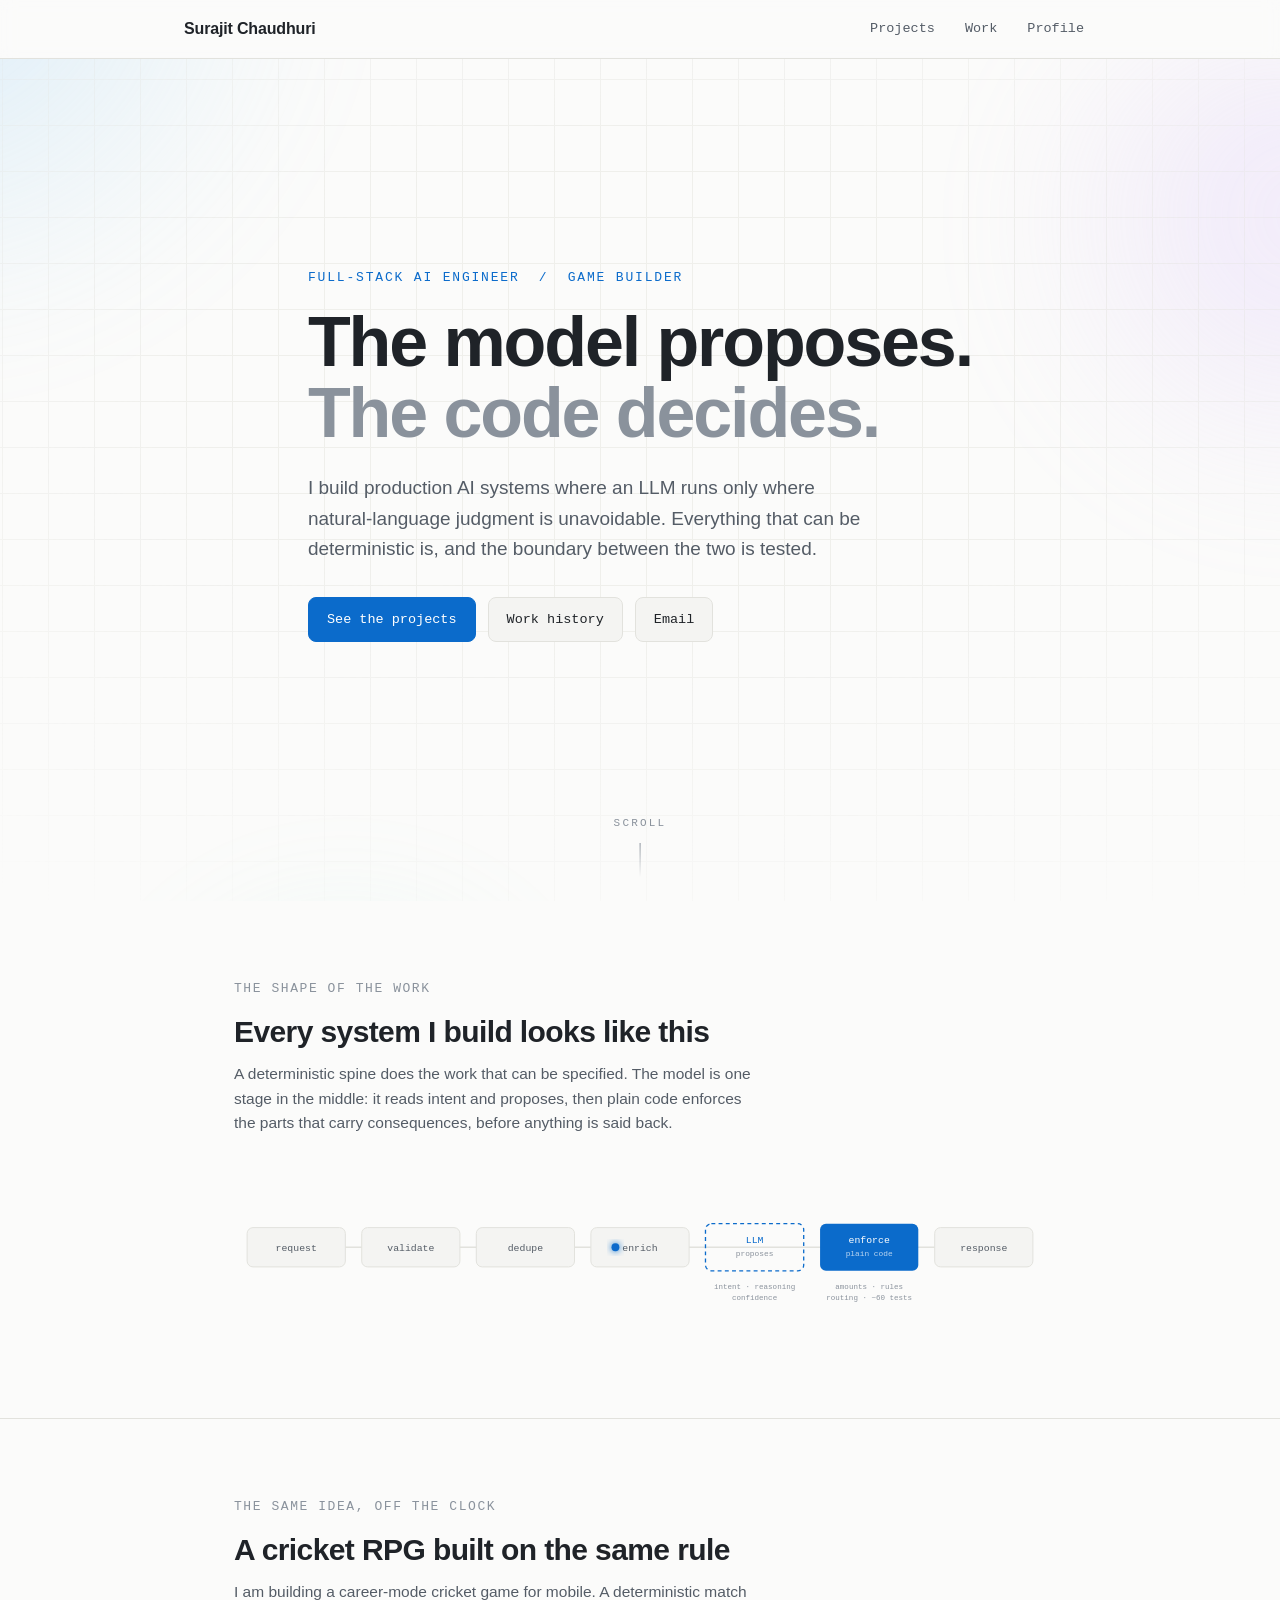
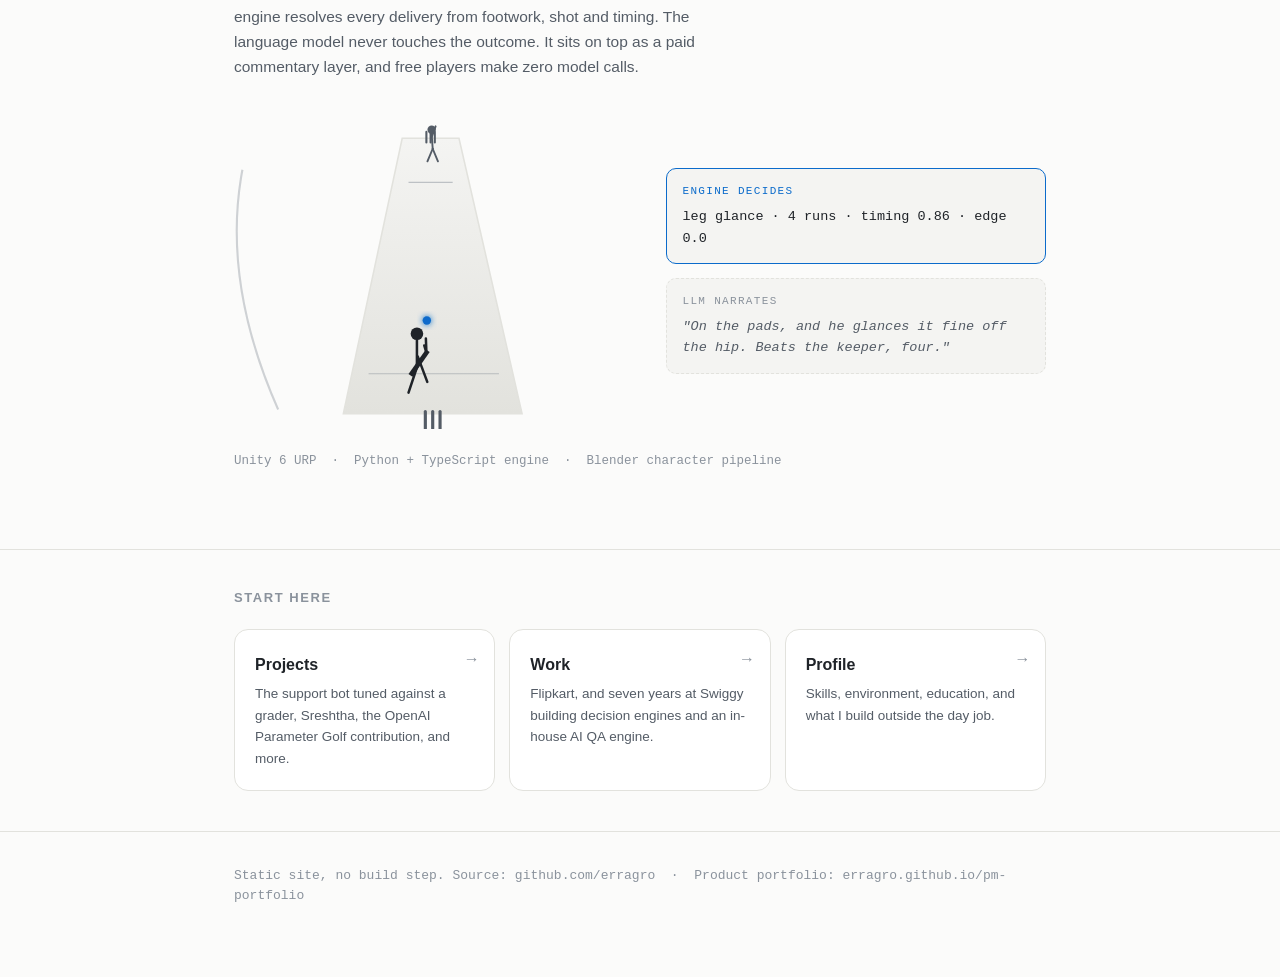
<file: index.html>
<!doctype html>
<html lang="en">
<head>
<meta charset="utf-8">
<meta name="viewport" content="width=device-width, initial-scale=1">
<title>Surajit Chaudhuri</title>
<meta name="description" content="Full-stack AI engineer. The model proposes, the code decides.">
<link rel="stylesheet" href="style.css">
<style>
  .hero {
    position: relative; min-height: calc(100vh - 58px);
    display: flex; align-items: center; overflow: hidden; isolation: isolate;
  }
  .hero .layer { position: absolute; inset: -25% -12%; z-index: -1; pointer-events: none; will-change: transform; }
  .blob { position: absolute; border-radius: 50%; filter: blur(64px); opacity: 0.55; }
  .blob.a { width: 46vw; height: 46vw; left: -8vw; top: -6vw; background: radial-gradient(circle at 30% 30%, #2b6cb0, transparent 70%); }
  .blob.b { width: 40vw; height: 40vw; right: -6vw; top: 18vh; background: radial-gradient(circle at 60% 40%, #6b46c1, transparent 70%); }
  .blob.c { width: 34vw; height: 34vw; left: 22vw; bottom: -16vw; background: radial-gradient(circle at 50% 50%, #2c7a7b, transparent 70%); }
  @media (prefers-color-scheme: light) {
    .blob { opacity: 0.3; }
    .blob.a { background: radial-gradient(circle at 30% 30%, #90cdf4, transparent 70%); }
    .blob.b { background: radial-gradient(circle at 60% 40%, #d6bcfa, transparent 70%); }
    .blob.c { background: radial-gradient(circle at 50% 50%, #9decdb, transparent 70%); }
  }
  .grid-layer {
    position: absolute; inset: -25% -25%; z-index: -1; pointer-events: none; will-change: transform;
    background-image:
      linear-gradient(var(--border) 1px, transparent 1px),
      linear-gradient(90deg, var(--border) 1px, transparent 1px);
    background-size: 46px 46px; opacity: 0.5;
    -webkit-mask-image: radial-gradient(ellipse 72% 60% at 50% 42%, #000 30%, transparent 82%);
    mask-image: radial-gradient(ellipse 72% 60% at 50% 42%, #000 30%, transparent 82%);
  }
  .hero-inner { position: relative; z-index: 1; padding: 40px 0 90px; }
  .eyebrow { font-family: var(--mono); font-size: 13px; letter-spacing: 0.14em; text-transform: uppercase; color: var(--accent); margin-bottom: 18px; }
  .hero h1 { font-size: clamp(34px, 7.4vw, 70px); line-height: 1.02; letter-spacing: -0.03em; font-weight: 760; }
  .hero h1 .dim { color: var(--text-faint); display: block; }
  .hero .sub { margin-top: 24px; max-width: 54ch; font-size: clamp(16px, 2.1vw, 19px); color: var(--text-dim); }
  .hero .cta { margin-top: 32px; display: flex; gap: 12px; flex-wrap: wrap; }
  .btn { font-family: var(--mono); font-size: 13.5px; padding: 11px 18px; border-radius: 8px; border: 1px solid var(--border); color: var(--text); background: var(--bg-soft); transition: border-color .2s, color .2s, transform .2s; }
  .btn:hover { border-color: var(--accent); color: var(--accent); text-decoration: none; transform: translateY(-2px); }
  .btn.primary { background: var(--accent); color: var(--ink); border-color: var(--accent); }
  .btn.primary:hover { color: var(--ink); filter: brightness(1.08); }
  .scroll-hint { position: absolute; left: 50%; bottom: 24px; transform: translateX(-50%); font-family: var(--mono); font-size: 11px; letter-spacing: 0.2em; color: var(--text-faint); text-transform: uppercase; }
  .scroll-hint::after { content: ""; display: block; width: 1px; height: 34px; margin: 10px auto 0; background: linear-gradient(var(--text-faint), transparent); }

  .band { padding: 78px 0; border-bottom: 1px solid var(--border); }
  .band .kicker { font-family: var(--mono); font-size: 13px; color: var(--text-faint); text-transform: uppercase; letter-spacing: 0.12em; margin-bottom: 8px; }
  .band h2 { font-size: clamp(22px, 3.4vw, 30px); color: var(--text); letter-spacing: -0.02em; font-weight: 680; margin: 0 0 6px; }
  .band p.note { color: var(--text-dim); font-size: 15.5px; max-width: 60ch; }

  .pipe-wrap { margin-top: 34px; overflow-x: auto; }
  .pipe-wrap svg { display: block; min-width: 640px; width: 100%; height: auto; }

  .game-grid { margin-top: 34px; display: grid; grid-template-columns: 1.05fr 1fr; gap: 32px; align-items: center; }
  .game-grid svg { display: block; width: 100%; height: auto; }
  @media (prefers-reduced-motion: reduce) { .cricket .ball { opacity: 0.85 !important; } }
  .outs { display: flex; flex-direction: column; gap: 14px; }
  .out { border: 1.5px solid var(--border); border-radius: 10px; padding: 14px 16px; font-family: var(--mono); background: var(--bg-soft); }
  .out .lab { color: var(--text-faint); font-size: 11px; letter-spacing: 0.12em; text-transform: uppercase; }
  .out .val { color: var(--text); margin-top: 5px; font-size: 13.5px; }
  .out.engine { border-color: var(--accent); }
  .out.engine .lab { color: var(--accent); }
  .out.llm { border-style: dashed; }
  .out.llm .val { color: var(--text-dim); font-style: italic; }
  .game-foot { margin-top: 22px; font-family: var(--mono); font-size: 12.5px; color: var(--text-faint); }
  @media (max-width: 640px) { .game-grid { grid-template-columns: 1fr; } }
</style>
</head>
<body>

<nav>
  <div class="wrap">
    <a class="home" href="index.html">Surajit Chaudhuri</a>
    <div class="tabs">
      <a href="projects.html">Projects</a>
      <a href="work.html">Work</a>
      <a href="profile.html">Profile</a>
    </div>
  </div>
</nav>

<section class="hero">
  <div class="layer" data-parallax="0.15" data-mouse="20"><div class="blob a"></div><div class="blob b"></div><div class="blob c"></div></div>
  <div class="grid-layer" data-parallax="0.05" data-mouse="-9"></div>

  <div class="wrap hero-inner">
    <div class="eyebrow">Full-stack AI engineer &nbsp;/&nbsp; game builder</div>
    <h1>The model proposes.<span class="dim">The code decides.</span></h1>
    <p class="sub">
      I build production AI systems where an LLM runs only where natural-language
      judgment is unavoidable. Everything that can be deterministic is, and the
      boundary between the two is tested.
    </p>
    <div class="cta">
      <a class="btn primary" href="projects.html">See the projects</a>
      <a class="btn" href="work.html">Work history</a>
      <a class="btn" href="mailto:surajit.chaudhuri.95@gmail.com">Email</a>
    </div>
  </div>
  <div class="scroll-hint">scroll</div>
</section>

<section class="band">
  <div class="wrap">
    <div class="kicker reveal">the shape of the work</div>
    <h2 class="reveal">Every system I build looks like this</h2>
    <p class="note reveal">
      A deterministic spine does the work that can be specified. The model is one
      stage in the middle: it reads intent and proposes, then plain code enforces
      the parts that carry consequences, before anything is said back.
    </p>
    <div class="pipe-wrap reveal" data-dir="scale">
      <svg viewBox="0 0 1240 260" role="img" aria-label="Pipeline: request, validate, dedupe, enrich, LLM proposes, code enforces, response">
        <defs>
          <filter id="glow" x="-50%" y="-50%" width="200%" height="200%">
            <feGaussianBlur stdDeviation="6" result="b"/><feMerge><feMergeNode in="b"/><feMergeNode in="SourceGraphic"/></feMerge>
          </filter>
        </defs>
        <line x1="95" y1="118" x2="1145" y2="118" stroke="var(--border)" stroke-width="2"/>
        <g font-family="var(--mono)" font-size="15" fill="var(--text-dim)" text-anchor="middle">
          <g><rect x="20" y="88" width="150" height="60" rx="9" fill="var(--bg-soft)" stroke="var(--border)" stroke-width="1.5"/><text x="95" y="123">request</text></g>
          <g><rect x="195" y="88" width="150" height="60" rx="9" fill="var(--bg-soft)" stroke="var(--border)" stroke-width="1.5"/><text x="270" y="123">validate</text></g>
          <g><rect x="370" y="88" width="150" height="60" rx="9" fill="var(--bg-soft)" stroke="var(--border)" stroke-width="1.5"/><text x="445" y="123">dedupe</text></g>
          <g><rect x="545" y="88" width="150" height="60" rx="9" fill="var(--bg-soft)" stroke="var(--border)" stroke-width="1.5"/><text x="620" y="123">enrich</text></g>
        </g>
        <g>
          <rect x="720" y="82" width="150" height="72" rx="9" fill="none" stroke="var(--accent)" stroke-width="2" stroke-dasharray="6 5"/>
          <text x="795" y="112" font-family="var(--mono)" font-size="15" fill="var(--accent)" text-anchor="middle">LLM</text>
          <text x="795" y="132" font-family="var(--mono)" font-size="12" fill="var(--text-faint)" text-anchor="middle">proposes</text>
          <text x="795" y="182" font-family="var(--mono)" font-size="11.5" fill="var(--text-faint)" text-anchor="middle">intent &#183; reasoning</text>
          <text x="795" y="198" font-family="var(--mono)" font-size="11.5" fill="var(--text-faint)" text-anchor="middle">confidence</text>
        </g>
        <g>
          <rect x="895" y="82" width="150" height="72" rx="9" fill="var(--accent)"/>
          <text x="970" y="112" font-family="var(--mono)" font-size="15" fill="var(--ink)" text-anchor="middle">enforce</text>
          <text x="970" y="132" font-family="var(--mono)" font-size="12" fill="var(--ink)" text-anchor="middle" opacity="0.72">plain code</text>
          <text x="970" y="182" font-family="var(--mono)" font-size="11.5" fill="var(--text-faint)" text-anchor="middle">amounts &#183; rules</text>
          <text x="970" y="198" font-family="var(--mono)" font-size="11.5" fill="var(--text-faint)" text-anchor="middle">routing &#183; ~60 tests</text>
        </g>
        <g><rect x="1070" y="88" width="150" height="60" rx="9" fill="var(--bg-soft)" stroke="var(--border)" stroke-width="1.5"/><text x="1145" y="123" font-family="var(--mono)" font-size="15" fill="var(--text-dim)" text-anchor="middle">response</text></g>
        <circle r="6" fill="var(--accent)" filter="url(#glow)">
          <animateMotion path="M 95 118 H 1145" dur="4.2s" repeatCount="indefinite"/>
          <animate attributeName="opacity" values="0;1;1;1;0" keyTimes="0;0.06;0.5;0.94;1" dur="4.2s" repeatCount="indefinite"/>
        </circle>
      </svg>
    </div>
  </div>
</section>

<section class="band">
  <div class="wrap">
    <div class="kicker reveal">the same idea, off the clock</div>
    <h2 class="reveal">A cricket RPG built on the same rule</h2>
    <p class="note reveal">
      I am building a career-mode cricket game for mobile. A deterministic match
      engine resolves every delivery from footwork, shot and timing. The language
      model never touches the outcome. It sits on top as a paid commentary layer,
      and free players make zero model calls.
    </p>
    <div class="game-grid reveal" data-dir="left">
      <svg viewBox="0 0 380 300" class="cricket" role="img" aria-label="Top-down view: a stick-figure batter plays a leg glance and the ball runs away fine for four">
        <defs>
          <linearGradient id="pitchg" x1="0" y1="0" x2="0" y2="1"><stop offset="0" stop-color="var(--bg-soft)"/><stop offset="1" stop-color="var(--border)"/></linearGradient>
          <filter id="glow2" x="-60%" y="-60%" width="220%" height="220%"><feGaussianBlur stdDeviation="3" result="b"/><feMerge><feMergeNode in="b"/><feMergeNode in="SourceGraphic"/></feMerge></filter>
        </defs>

        <!-- boundary arc (off side) -->
        <path d="M 8 54 Q -12 160 42 282" fill="none" stroke="var(--text-faint)" stroke-width="2" opacity="0.4"/>

        <!-- pitch in perspective: far end narrow (top), near end wide (bottom) -->
        <polygon points="160,24 214,24 274,286 104,286" fill="url(#pitchg)" stroke="var(--border)" stroke-width="1.5"/>
        <line x1="166" y1="66" x2="208" y2="66" stroke="var(--text-faint)" stroke-width="1" opacity="0.5"/>
        <line x1="128" y1="248" x2="252" y2="248" stroke="var(--text-faint)" stroke-width="1" opacity="0.5"/>

        <!-- stumps: far (small), near (large) -->
        <g stroke="var(--text-dim)" stroke-width="2" stroke-linecap="round">
          <line x1="183" y1="18" x2="183" y2="28"/><line x1="187" y1="18" x2="187" y2="28"/><line x1="191" y1="18" x2="191" y2="28"/>
        </g>
        <g stroke="var(--text-dim)" stroke-width="3" stroke-linecap="round">
          <line x1="182" y1="284" x2="182" y2="300"/><line x1="189" y1="284" x2="189" y2="300"/><line x1="196" y1="284" x2="196" y2="300"/>
        </g>

        <!-- shot direction (fades in on contact) -->
        <line x1="176" y1="242" x2="18" y2="220" stroke="var(--accent)" stroke-width="1.5" stroke-dasharray="2 6" opacity="0">
          <animate attributeName="opacity" dur="4s" repeatCount="indefinite" keyTimes="0;0.55;0.6;0.9;1" values="0;0;0.42;0.42;0"/>
        </line>

        <!-- BOWLER (far end, small) -->
        <g stroke="var(--text-dim)" stroke-width="1.8" fill="none" stroke-linecap="round">
          <circle cx="188" cy="16" r="4" fill="var(--text-dim)" stroke="none"/>
          <line x1="188" y1="20" x2="189" y2="34"/>
          <line x1="189" y1="34" x2="184" y2="46"/>
          <line x1="189" y1="34" x2="194" y2="46"/>
          <g>
            <line x1="188" y1="23" x2="188" y2="12"/>
            <animateTransform attributeName="transform" type="rotate" dur="4s" repeatCount="indefinite"
              keyTimes="0;0.04;0.13;0.2;0.28;1"
              values="20 188 23;20 188 23;205 188 23;-8 188 23;20 188 23;20 188 23"/>
          </g>
        </g>

        <!-- BATTER (near end, larger; strides in and drives through the covers) -->
        <g stroke="var(--text)" stroke-width="2.4" fill="none" stroke-linecap="round">
          <circle cx="174" cy="210" r="6" fill="var(--text)" stroke="none"/>
          <line x1="174" y1="216" x2="174" y2="242"/>
          <line x1="174" y1="242" x2="166" y2="266"/>
          <g>
            <line x1="174" y1="242" x2="183" y2="266"/>
            <animateTransform attributeName="transform" type="translate" dur="4s" repeatCount="indefinite"
              keyTimes="0;0.3;0.52;0.72;0.95;1" values="0 0;0 0;1 -12;1 -12;0 0;0 0"/>
          </g>
          <g transform="rotate(0 183 228)">
            <line x1="174" y1="218" x2="183" y2="228"/>
            <line x1="177" y1="224" x2="183" y2="228"/>
            <line x1="183" y1="228" x2="185" y2="252" stroke-width="4.5" stroke-linecap="square"/>
            <animateTransform attributeName="transform" type="rotate" dur="4s" repeatCount="indefinite"
              keyTimes="0;0.24;0.42;0.55;0.66;0.82;0.95;1"
              values="0 183 228;0 183 228;-25 183 228;100 183 228;122 183 228;122 183 228;0 183 228;0 183 228"/>
          </g>
        </g>

        <!-- BALL (base position visible even without animation) -->
        <circle class="ball" cx="182" cy="150" r="4" fill="var(--accent)" filter="url(#glow2)">
          <animate attributeName="opacity" dur="4s" repeatCount="indefinite" keyTimes="0;0.8;0.86;0.97;1" values="1;1;0;0;1"/>
          <animate attributeName="cx" dur="4s" repeatCount="indefinite" keyTimes="0;0.2;0.4;0.55;0.68;0.78;1"
            values="188;188;191;178;95;14;14"/>
          <animate attributeName="cy" dur="4s" repeatCount="indefinite" keyTimes="0;0.2;0.4;0.55;0.68;0.78;1"
            values="30;30;135;242;235;222;222"/>
        </circle>

        <!-- FOUR -->
        <text x="22" y="204" font-family="var(--mono)" font-size="18" font-weight="700" fill="var(--accent)" opacity="0">4
          <animate attributeName="opacity" dur="4s" repeatCount="indefinite" keyTimes="0;0.72;0.78;0.92;1" values="0;0;1;1;0"/>
        </text>
      </svg>
      <div class="outs">
        <div class="out engine"><div class="lab">engine decides</div><div class="val">leg glance &#183; 4 runs &#183; timing 0.86 &#183; edge 0.0</div></div>
        <div class="out llm"><div class="lab">llm narrates</div><div class="val">"On the pads, and he glances it fine off the hip. Beats the keeper, four."</div></div>
      </div>
    </div>
    <div class="game-foot reveal">Unity 6 URP &nbsp;&#183;&nbsp; Python + TypeScript engine &nbsp;&#183;&nbsp; Blender character pipeline</div>
  </div>
</section>

<main>
  <div class="wrap">
    <h2 class="sec reveal">Start here</h2>
    <div class="navcards">
      <a class="navcard reveal" href="projects.html">
        <div class="t">Projects</div>
        <div class="d">The support bot tuned against a grader, Sreshtha, the OpenAI Parameter Golf contribution, and more.</div>
      </a>
      <a class="navcard reveal" href="work.html">
        <div class="t">Work</div>
        <div class="d">Flipkart, and seven years at Swiggy building decision engines and an in-house AI QA engine.</div>
      </a>
      <a class="navcard reveal" href="profile.html">
        <div class="t">Profile</div>
        <div class="d">Skills, environment, education, and what I build outside the day job.</div>
      </a>
    </div>
  </div>
</main>

<footer><div class="wrap">Static site, no build step. Source: github.com/erragro &nbsp;&#183;&nbsp; Product portfolio: erragro.github.io/pm-portfolio</div></footer>
<script src="site.js"></script>
</body>
</html>
</file>
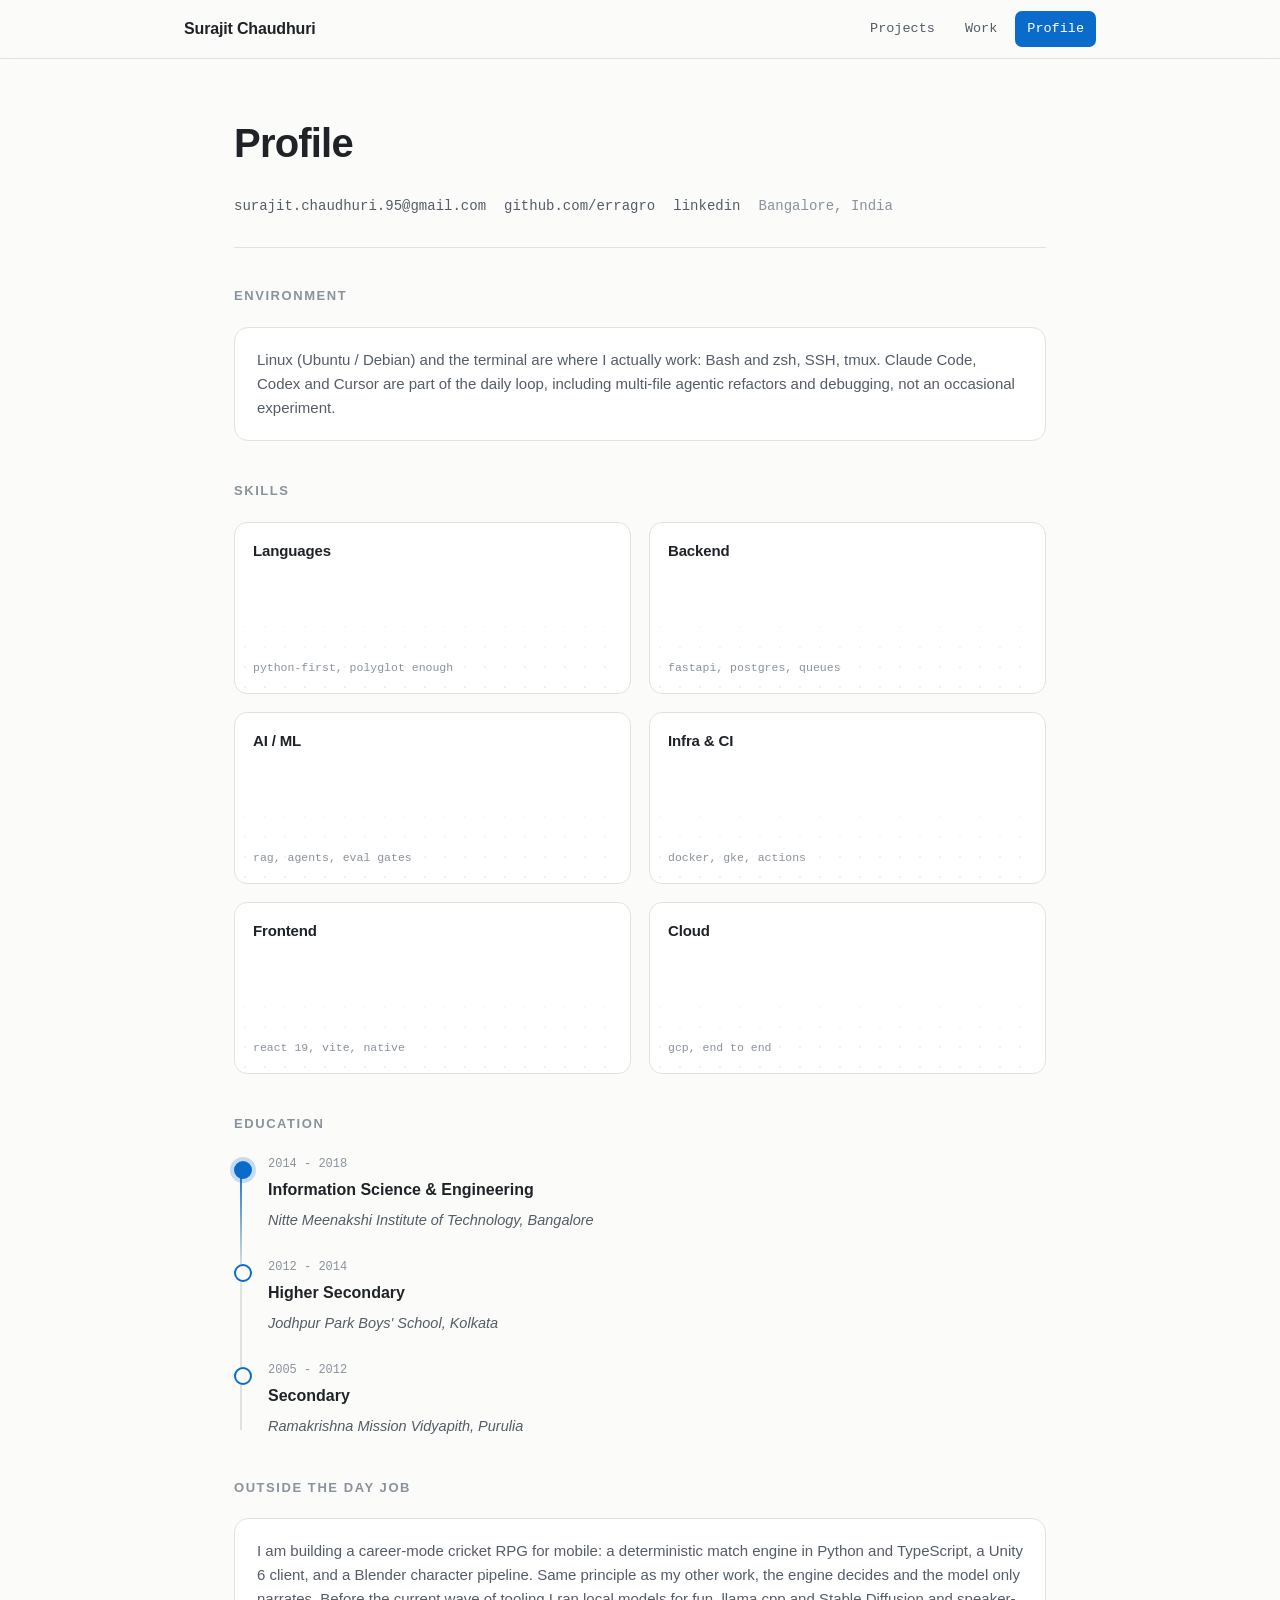
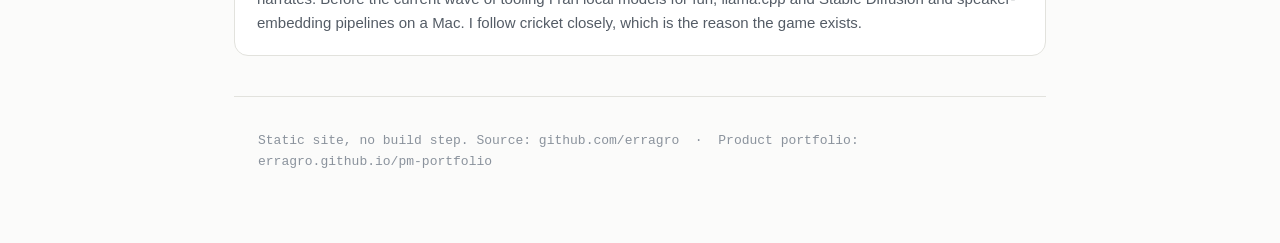
<file: profile.html>
<!doctype html>
<html lang="en">
<head>
<meta charset="utf-8">
<meta name="viewport" content="width=device-width, initial-scale=1">
<title>Profile &#183; Surajit Chaudhuri</title>
<link rel="stylesheet" href="style.css">
</head>
<body>

<nav>
  <div class="wrap">
    <a class="home" href="index.html">Surajit Chaudhuri</a>
    <div class="tabs">
      <a href="projects.html">Projects</a>
      <a href="work.html">Work</a>
      <a href="profile.html" class="active">Profile</a>
    </div>
  </div>
</nav>

<div class="wrap">

<div class="page-head">
  <h1>Profile</h1>
  <div class="links">
    <a href="mailto:surajit.chaudhuri.95@gmail.com">surajit.chaudhuri.95@gmail.com</a>
    <a href="https://github.com/erragro">github.com/erragro</a>
    <a href="https://www.linkedin.com/in/surajit-c-2a94571bb">linkedin</a>
    <span class="plain">Bangalore, India</span>
  </div>
</div>

<main>

  <h2 class="sec reveal">Environment</h2>
  <div class="pcard reveal">
    <p>Linux (Ubuntu / Debian) and the terminal are where I actually work: Bash
    and zsh, SSH, tmux. Claude Code, Codex and Cursor are part of the daily loop,
    including multi-file agentic refactors and debugging, not an occasional
    experiment.</p>
  </div>

  <h2 class="sec reveal">Skills</h2>
  <div class="flipgrid">

    <div class="flip sm reveal" data-dir="scale">
      <div class="flip-inner">
        <div class="flip-face flip-front">
          <h3>Languages</h3>
          <div class="essence">python-first, polyglot enough</div>
        </div>
        <div class="flip-face flip-back">
          <div class="txt"><strong>Python</strong> (primary; pip, uv, venv), TypeScript / JavaScript, C# (Unity), PHP, SQL, Bash.</div>
        </div>
      </div>
    </div>

    <div class="flip sm reveal" data-dir="scale">
      <div class="flip-inner">
        <div class="flip-face flip-front">
          <h3>Backend</h3>
          <div class="essence">fastapi, postgres, queues</div>
        </div>
        <div class="flip-face flip-back">
          <div class="txt">FastAPI, SQLAlchemy 2, Pydantic, PostgreSQL + pgvector, Redis Streams, Celery / Arq, Alembic.</div>
        </div>
      </div>
    </div>

    <div class="flip sm reveal" data-dir="scale">
      <div class="flip-inner">
        <div class="flip-face flip-front">
          <h3>AI / ML</h3>
          <div class="essence">rag, agents, eval gates</div>
        </div>
        <div class="flip-face flip-back">
          <div class="txt">RAG and vector search (Weaviate, Chroma, pgvector), OpenAI / Gemini / Vertex AI, Google ADK, multi-agent orchestration, LLM eval and determinism gates, embeddings, PyTorch at the training-loop level, SentencePiece / BPE tokenizers.</div>
        </div>
      </div>
    </div>

    <div class="flip sm reveal" data-dir="scale">
      <div class="flip-inner">
        <div class="flip-face flip-front">
          <h3>Infra &amp; CI</h3>
          <div class="essence">docker, gke, actions</div>
        </div>
        <div class="flip-face flip-back">
          <div class="txt">Docker + docker-compose, Kubernetes (GKE), nginx, cert-manager, GitHub Actions CI/CD, OpenTelemetry, Prometheus, structlog.</div>
        </div>
      </div>
    </div>

    <div class="flip sm reveal" data-dir="scale">
      <div class="flip-inner">
        <div class="flip-face flip-front">
          <h3>Frontend</h3>
          <div class="essence">react 19, vite, native</div>
        </div>
        <div class="flip-face flip-back">
          <div class="txt">React 19, Vite, Tailwind, shadcn/ui, Expo / React Native.</div>
        </div>
      </div>
    </div>

    <div class="flip sm reveal" data-dir="scale">
      <div class="flip-inner">
        <div class="flip-face flip-front">
          <h3>Cloud</h3>
          <div class="essence">gcp, end to end</div>
        </div>
        <div class="flip-face flip-back">
          <div class="txt">GCP: Cloud Run, GKE, Vertex AI, BigQuery, Cloud Build. Deploy, TLS, observability, CI, all of it.</div>
        </div>
      </div>
    </div>

  </div>

  <h2 class="sec reveal">Education</h2>
  <div class="tl reveal">
    <div class="tl-item now">
      <div class="when">2014 - 2018</div>
      <h3>Information Science &amp; Engineering</h3>
      <div class="role-note">Nitte Meenakshi Institute of Technology, Bangalore</div>
    </div>
    <div class="tl-item">
      <div class="when">2012 - 2014</div>
      <h3>Higher Secondary</h3>
      <div class="role-note">Jodhpur Park Boys' School, Kolkata</div>
    </div>
    <div class="tl-item">
      <div class="when">2005 - 2012</div>
      <h3>Secondary</h3>
      <div class="role-note">Ramakrishna Mission Vidyapith, Purulia</div>
    </div>
  </div>

  <h2 class="sec reveal">Outside the day job</h2>
  <div class="pcard reveal">
    <p>I am building a career-mode cricket RPG for mobile: a deterministic match
    engine in Python and TypeScript, a Unity 6 client, and a Blender character
    pipeline. Same principle as my other work, the engine decides and the model
    only narrates. Before the current wave of tooling I ran local models for fun,
    llama.cpp and Stable Diffusion and speaker-embedding pipelines on a Mac. I
    follow cricket closely, which is the reason the game exists.</p>
  </div>

</main>

<footer><div class="wrap">Static site, no build step. Source: github.com/erragro &nbsp;&#183;&nbsp; Product portfolio: erragro.github.io/pm-portfolio</div></footer>
<script src="site.js"></script>
</body>
</html>
</file>
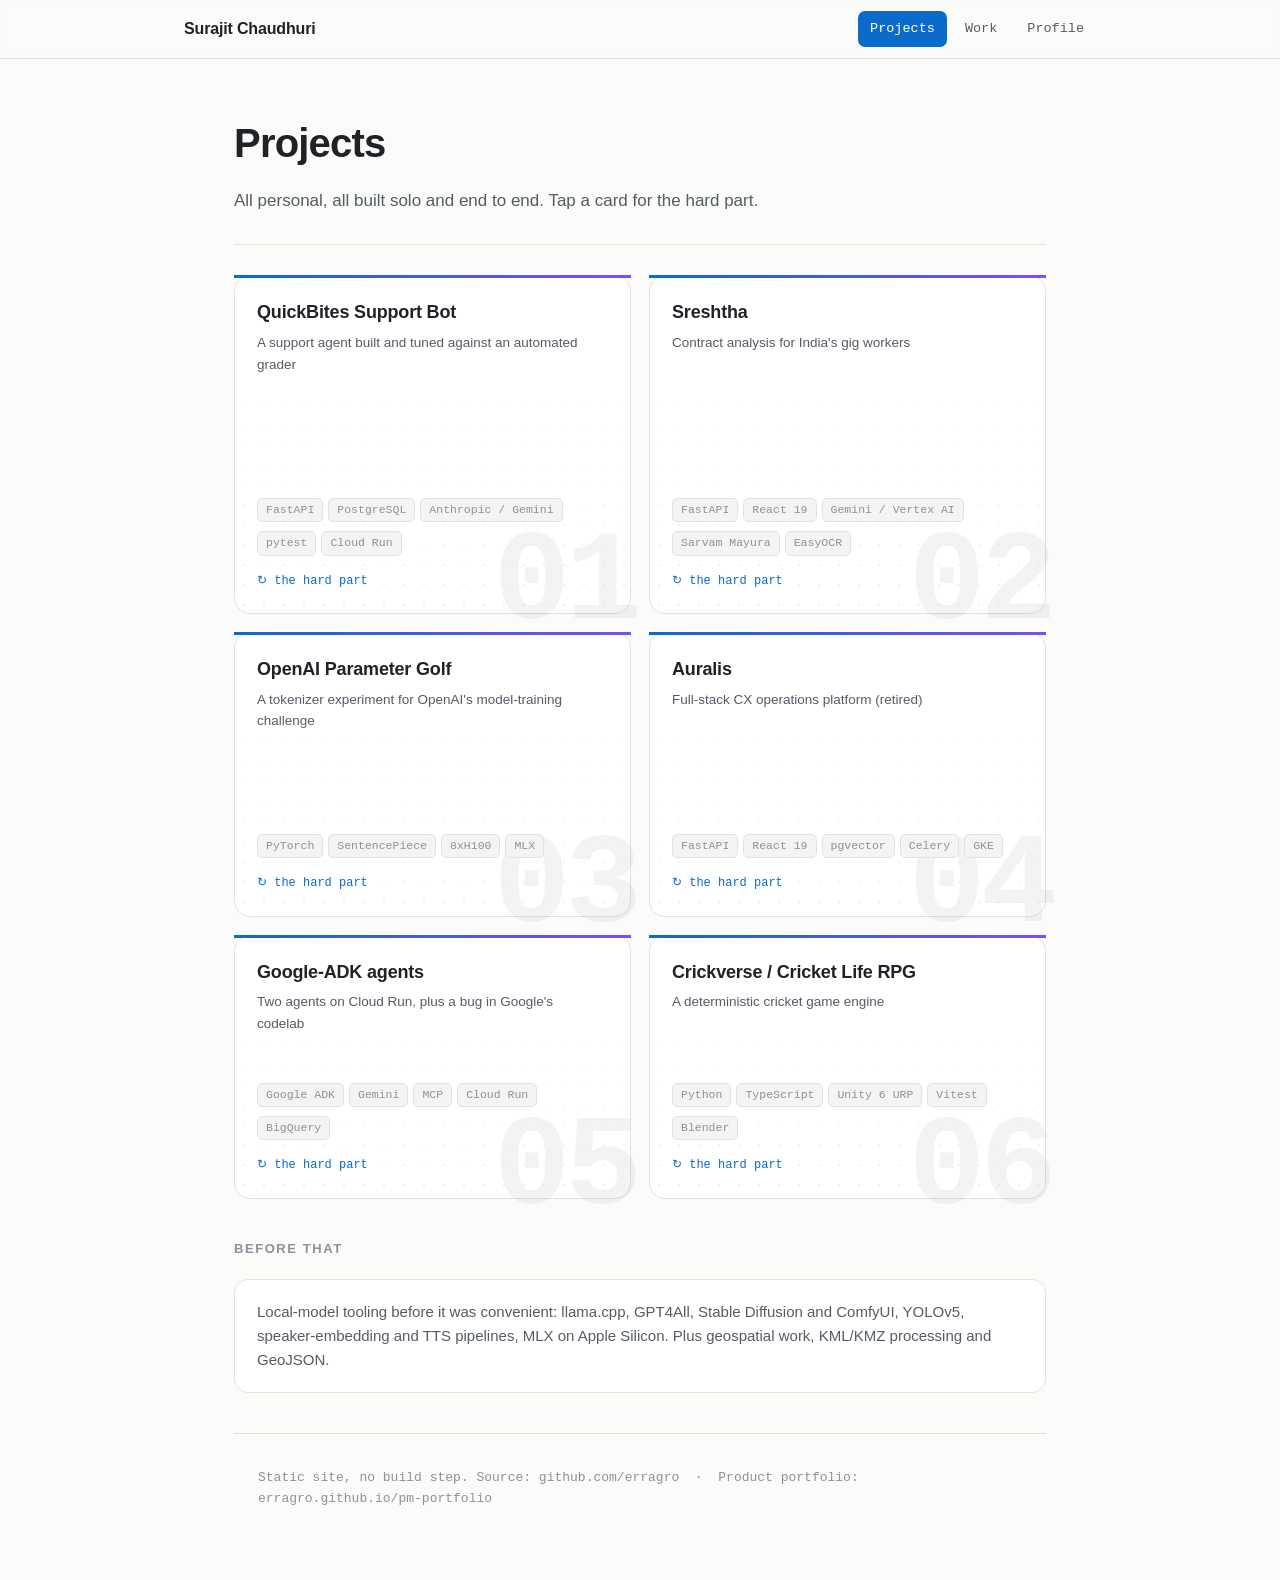
<file: projects.html>
<!doctype html>
<html lang="en">
<head>
<meta charset="utf-8">
<meta name="viewport" content="width=device-width, initial-scale=1">
<title>Projects &#183; Surajit Chaudhuri</title>
<link rel="stylesheet" href="style.css">
</head>
<body>

<nav>
  <div class="wrap">
    <a class="home" href="index.html">Surajit Chaudhuri</a>
    <div class="tabs">
      <a href="projects.html" class="active">Projects</a>
      <a href="work.html">Work</a>
      <a href="profile.html">Profile</a>
    </div>
  </div>
</nav>

<div class="wrap">

<div class="page-head">
  <h1>Projects</h1>
  <div class="tag">
    <p>All personal, all built solo and end to end. Tap a card for the hard part.</p>
  </div>
</div>

<main>
  <div class="flipgrid">

    <div class="flip reveal" data-dir="scale">
      <div class="flip-inner">
        <div class="flip-face flip-front">
          <span class="bar"></span>
          <div class="ghost" aria-hidden="true">01</div>
          <h3>QuickBites Support Bot</h3>
          <div class="sub">A support agent built and tuned against an automated grader</div>
          <div class="stack">
            <span>FastAPI</span><span>PostgreSQL</span><span>Anthropic / Gemini</span><span>pytest</span><span>Cloud Run</span>
          </div>
          <span class="flip-cta">&#8635; the hard part</span>
        </div>
        <div class="flip-face flip-back">
          <h3>Where the LLM stops</h3>
          <div class="txt">
            <p>A simulator plays an escalating customer and a grader scores the
            transcript on six criteria. My one-prompt version <strong>drifted on
            refund amounts</strong>, <strong>caved to "do it now" pressure</strong>,
            and <strong>dropped paired actions</strong>.</p>
            <p>Fix: one FastAPI handler runs a deterministic pre-pipeline into
            classify &rarr; propose &rarr; <strong>enforce in plain Python with
            about 60 tests</strong> &rarr; respond. The model proposes intent and
            confidence, nothing that moves money. Provider-agnostic LLM layer, one
            env var to swap Anthropic and Gemini.</p>
          </div>
          <div class="plinks"><a href="https://github.com/erragro/quickbites-bot">github.com/erragro/quickbites-bot</a></div>
        </div>
      </div>
    </div>

    <div class="flip reveal" data-dir="scale">
      <div class="flip-inner">
        <div class="flip-face flip-front">
          <span class="bar"></span>
          <div class="ghost" aria-hidden="true">02</div>
          <h3>Sreshtha</h3>
          <div class="sub">Contract analysis for India's gig workers</div>
          <div class="stack">
            <span>FastAPI</span><span>React 19</span><span>Gemini / Vertex AI</span><span>Sarvam Mayura</span><span>EasyOCR</span>
          </div>
          <span class="flip-cta">&#8635; the hard part</span>
        </div>
        <div class="flip-face flip-back">
          <h3>Reason in English, translate at the edge</h3>
          <div class="txt">
            <p>Three Gemini 2.5 Flash stages annotate the contract against Indian
            labour law in English, where precedent density is highest, then Sarvam
            Mayura translates the finished text into one of seven languages.</p>
            <p>An <strong>Aho-Corasick idiom library</strong> (about 200
            microseconds per scan) swaps known idioms for placeholder tokens
            before translation and splices curated equivalents back after.
            Batching clauses per call cut a run from <strong>11 minutes to under
            one</strong>. In-house OCR keeps worker documents on my infra.</p>
          </div>
          <div class="plinks">
            <a href="https://erragro.github.io/sreshtha-blog/">write-up</a> &nbsp;&#183;&nbsp;
            <a href="https://github.com/erragro/sreshtha">source</a>
          </div>
        </div>
      </div>
    </div>

    <div class="flip reveal" data-dir="scale">
      <div class="flip-inner">
        <div class="flip-face flip-front">
          <span class="bar"></span>
          <div class="ghost" aria-hidden="true">03</div>
          <h3>OpenAI Parameter Golf</h3>
          <div class="sub">A tokenizer experiment for OpenAI's model-training challenge</div>
          <div class="stack"><span>PyTorch</span><span>SentencePiece</span><span>8xH100</span><span>MLX</span></div>
          <span class="flip-cta">&#8635; the hard part</span>
        </div>
        <div class="flip-face flip-back">
          <h3>A semantic BPE tokenizer</h3>
          <div class="txt">
            <p>Hypothesis: standard BPE wastes vocabulary on low-entropy function
            words. I trained a SentencePiece BPE that <strong>downsamples function
            words</strong>, then ran a seed-locked, architecture-identical A/B
            against the SOTA config so only the tokenizer changed.</p>
            <p>Also fixed a PyTorch 2.4 / 2.5 break in the reference trainer:
            <strong>enable_gqa</strong> in scaled-dot-product attention, swapped
            for manual KV-head expansion.</p>
          </div>
        </div>
      </div>
    </div>

    <div class="flip reveal" data-dir="scale">
      <div class="flip-inner">
        <div class="flip-face flip-front">
          <span class="bar"></span>
          <div class="ghost" aria-hidden="true">04</div>
          <h3>Auralis</h3>
          <div class="sub">Full-stack CX operations platform (retired)</div>
          <div class="stack"><span>FastAPI</span><span>React 19</span><span>pgvector</span><span>Celery</span><span>GKE</span></div>
          <span class="flip-cta">&#8635; the hard part</span>
        </div>
        <div class="flip-face flip-back">
          <h3>The full pattern in one system</h3>
          <div class="txt">
            <p>Policy written as markdown, compiled by an LLM into structured
            rules, <strong>simulated against sample tickets and shadow-run</strong>
            before going live, then served from a vector store at resolution time.
            Five-phase deterministic ingestion, per-module RBAC, OAuth.</p>
            <p>Ran on GKE with Dockerised services, nginx ingress, cert-manager
            TLS, GitHub Actions CI/CD and OpenTelemetry. Deployment retired, but
            it is the most complete build of this idea I have done.</p>
          </div>
        </div>
      </div>
    </div>

    <div class="flip reveal" data-dir="scale">
      <div class="flip-inner">
        <div class="flip-face flip-front">
          <span class="bar"></span>
          <div class="ghost" aria-hidden="true">05</div>
          <h3>Google-ADK agents</h3>
          <div class="sub">Two agents on Cloud Run, plus a bug in Google's codelab</div>
          <div class="stack"><span>Google ADK</span><span>Gemini</span><span>MCP</span><span>Cloud Run</span><span>BigQuery</span></div>
          <span class="flip-cta">&#8635; the hard part</span>
        </div>
        <div class="flip-face flip-back">
          <h3>A silently-dropped guardrail</h3>
          <div class="txt">
            <p>Building a BigQuery-MCP agent I found a real bug in Google's
            published codelab: <strong>tool_filter was passed to the wrong
            constructor</strong> and silently dropped, which left a non-readonly
            <strong>execute_sql</strong> tool exposed to the model.</p>
            <p>Verified it live against the deployed revision, moved the argument
            to the right place, and re-verified that only the four intended tools
            were reachable.</p>
          </div>
        </div>
      </div>
    </div>

    <div class="flip reveal" data-dir="scale">
      <div class="flip-inner">
        <div class="flip-face flip-front">
          <span class="bar"></span>
          <div class="ghost" aria-hidden="true">06</div>
          <h3>Crickverse / Cricket Life RPG</h3>
          <div class="sub">A deterministic cricket game engine</div>
          <div class="stack"><span>Python</span><span>TypeScript</span><span>Unity 6 URP</span><span>Vitest</span><span>Blender</span></div>
          <span class="flip-cta">&#8635; the hard part</span>
        </div>
        <div class="flip-face flip-back">
          <h3>Engine decides, model narrates</h3>
          <div class="txt">
            <p>An event-sourced cricket core in Python and a <strong>pure
            deterministic TypeScript match engine</strong> (no I/O, Vitest)
            feeding a Unity 6 URP client with a Blender / MakeHuman character
            pipeline.</p>
            <p>The engine resolves every delivery. The LLM is a paid commentary
            layer only, and free players make zero model calls.</p>
          </div>
        </div>
      </div>
    </div>

  </div>

  <h2 class="sec reveal">Before that</h2>
  <div class="pcard reveal">
    <p>Local-model tooling before it was convenient: llama.cpp, GPT4All, Stable
    Diffusion and ComfyUI, YOLOv5, speaker-embedding and TTS pipelines, MLX on
    Apple Silicon. Plus geospatial work, KML/KMZ processing and GeoJSON.</p>
  </div>
</main>

<footer><div class="wrap">Static site, no build step. Source: github.com/erragro &nbsp;&#183;&nbsp; Product portfolio: erragro.github.io/pm-portfolio</div></footer>
<script src="site.js"></script>
</body>
</html>
</file>
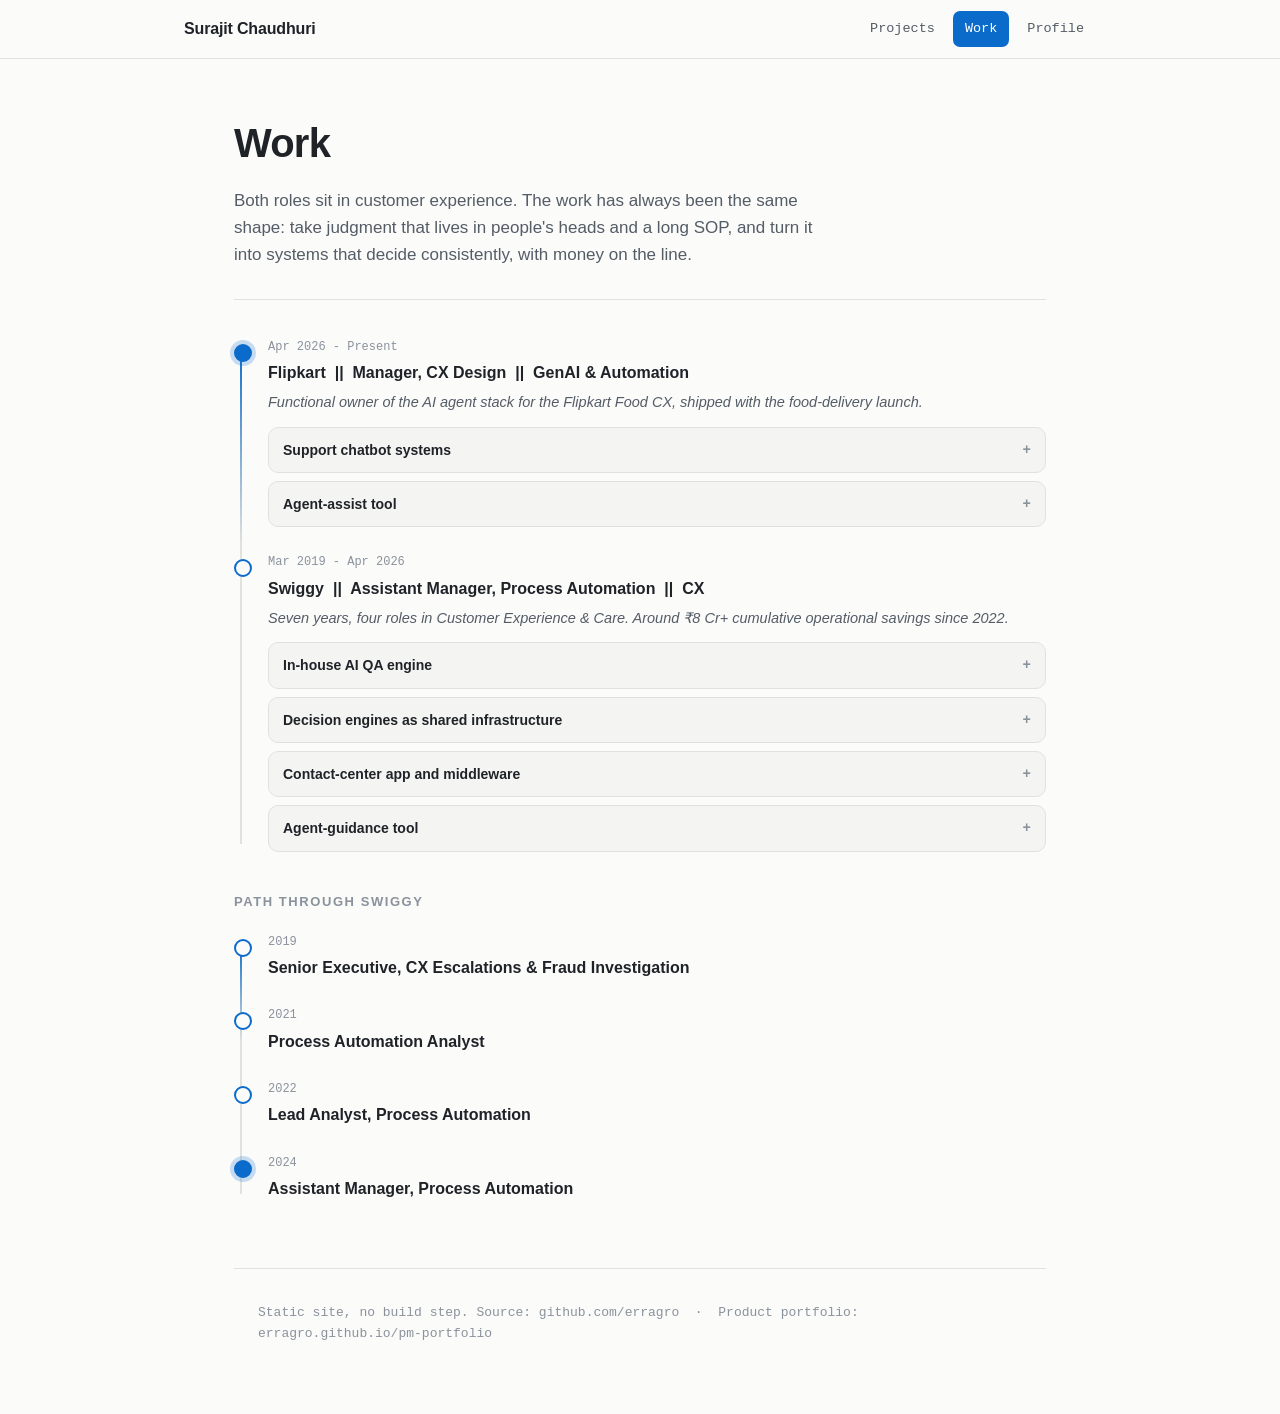
<file: work.html>
<!doctype html>
<html lang="en">
<head>
<meta charset="utf-8">
<meta name="viewport" content="width=device-width, initial-scale=1">
<title>Work &#183; Surajit Chaudhuri</title>
<link rel="stylesheet" href="style.css">
</head>
<body>

<nav>
  <div class="wrap">
    <a class="home" href="index.html">Surajit Chaudhuri</a>
    <div class="tabs">
      <a href="projects.html">Projects</a>
      <a href="work.html" class="active">Work</a>
      <a href="profile.html">Profile</a>
    </div>
  </div>
</nav>

<div class="wrap">

<div class="page-head">
  <h1>Work</h1>
  <div class="tag">
    <p>Both roles sit in customer experience. The work has always been the same
    shape: take judgment that lives in people's heads and a long SOP, and turn it
    into systems that decide consistently, with money on the line.</p>
  </div>
</div>

<main>
  <div class="tl">

    <div class="tl-item now reveal" data-dir="left">
      <div class="when">Apr 2026 - Present</div>
      <h3>Flipkart &nbsp;||&nbsp; Manager, CX Design &nbsp;||&nbsp; GenAI &amp; Automation</h3>
      <div class="role-note">Functional owner of the AI agent stack for the Flipkart Food CX, shipped with the food-delivery launch.</div>
      <div class="exp">
        <div class="exp-card">
          <button type="button">Support chatbot systems <span class="plus">+</span></button>
          <div class="panel"><p>Own the post-order support chatbot end to end: design, UAT and QA, and production calibration of its confidence scoring and retrieval-similarity thresholds.</p></div>
        </div>
        <div class="exp-card">
          <button type="button">Agent-assist tool <span class="plus">+</span></button>
          <div class="panel"><p>Authored the response-generation prompt system for the internal agent-assist tool. Drove cross-functional delivery with engineering, data science and product from build through launch UAT.</p></div>
        </div>
      </div>
    </div>

    <div class="tl-item reveal" data-dir="left">
      <div class="when">Mar 2019 - Apr 2026</div>
      <h3>Swiggy &nbsp;||&nbsp; Assistant Manager, Process Automation &nbsp;||&nbsp; CX</h3>
      <div class="role-note">Seven years, four roles in Customer Experience &amp; Care. Around &#8377;8 Cr+ cumulative operational savings since 2022.</div>
      <div class="exp">
        <div class="exp-card">
          <button type="button">In-house AI QA engine <span class="plus">+</span></button>
          <div class="panel"><p>Designed an in-house AI engine that scores contact-center conversations for quality, replacing a third-party vendor. Retrieval-grounded auditor over versioned SOPs, structured-JSON output, multi-causal root-cause classification. Around &#8377;5 Cr projected savings.</p></div>
        </div>
        <div class="exp-card">
          <button type="button">Decision engines as shared infrastructure <span class="plus">+</span></button>
          <div class="panel"><p>Policy-as-code refund, approval and payout logic in Python, adopted by order management, customer care and escalations across business lines.</p></div>
        </div>
        <div class="exp-card">
          <button type="button">Contact-center app and middleware <span class="plus">+</span></button>
          <div class="panel"><p>Built an in-house contact-center application and the middleware connecting it to the ticketing stack. Email automation on RPA principles cut email-handling cost around 50%.</p></div>
        </div>
        <div class="exp-card">
          <button type="button">Agent-guidance tool <span class="plus">+</span></button>
          <div class="panel"><p>A rule-driven, step-by-step guidance tool used by 8,000+ agents. CSAT +12%, AHT down 40s. Recognised as a company Top-10 project in 2022.</p></div>
        </div>
      </div>
    </div>

  </div>

  <h2 class="sec reveal">Path through Swiggy</h2>
  <div class="tl reveal">
    <div class="tl-item"><div class="when">2019</div><h3>Senior Executive, CX Escalations &amp; Fraud Investigation</h3></div>
    <div class="tl-item"><div class="when">2021</div><h3>Process Automation Analyst</h3></div>
    <div class="tl-item"><div class="when">2022</div><h3>Lead Analyst, Process Automation</h3></div>
    <div class="tl-item now"><div class="when">2024</div><h3>Assistant Manager, Process Automation</h3></div>
  </div>
</main>

<footer><div class="wrap">Static site, no build step. Source: github.com/erragro &nbsp;&#183;&nbsp; Product portfolio: erragro.github.io/pm-portfolio</div></footer>
<script src="site.js"></script>
</body>
</html>
</file>
<file: style.css>
:root {
  --bg: #0f1115;
  --bg-soft: #161920;
  --bg-card: #171b22;
  --border: #262b36;
  --border-soft: #1e2530;
  --text: #d7dbe2;
  --text-dim: #9aa1ac;
  --text-faint: #6b7280;
  --accent: #7cc4ff;
  --accent-2: #b794f6;
  --ink: #0b1220;
  --shadow: 0 18px 40px -18px rgba(0,0,0,0.6);
  --mono: ui-monospace, "SF Mono", "JetBrains Mono", Menlo, Consolas, monospace;
  --sans: -apple-system, BlinkMacSystemFont, "Segoe UI", Roboto, Helvetica, Arial, sans-serif;
}
@media (prefers-color-scheme: light) {
  :root {
    --bg: #fbfbfa; --bg-soft: #f4f4f2; --bg-card: #ffffff;
    --border: #e2e2dd; --border-soft: #ececE8;
    --text: #1f2328; --text-dim: #545c66; --text-faint: #8a929c;
    --accent: #0b6bcb; --accent-2: #7c4dff; --ink: #ffffff;
    --shadow: 0 18px 40px -20px rgba(20,30,50,0.22);
  }
}
* { box-sizing: border-box; margin: 0; padding: 0; }
html { scroll-behavior: smooth; }
body {
  background: var(--bg); color: var(--text);
  font-family: var(--sans); font-size: 16px; line-height: 1.6;
  -webkit-font-smoothing: antialiased;
  overflow-x: hidden;
}
a { color: var(--accent); text-decoration: none; }
a:hover { text-decoration: underline; }

.wrap { max-width: 860px; margin: 0 auto; padding: 0 24px; }

/* ---------- nav ---------- */
nav {
  border-bottom: 1px solid var(--border);
  position: sticky; top: 0; z-index: 30;
  background: color-mix(in srgb, var(--bg) 82%, transparent);
  backdrop-filter: saturate(1.4) blur(8px);
}
nav .wrap { display: flex; justify-content: space-between; align-items: center; height: 58px; max-width: 960px; }
nav .home { font-weight: 650; color: var(--text); letter-spacing: -0.01em; }
nav .home:hover { text-decoration: none; color: var(--accent); }
nav .tabs { display: flex; gap: 6px; font-size: 13.5px; font-family: var(--mono); }
nav .tabs a {
  color: var(--text-dim); padding: 7px 12px; border-radius: 7px;
  transition: background .2s, color .2s;
}
nav .tabs a:hover { color: var(--text); background: var(--bg-soft); text-decoration: none; }
nav .tabs a.active { color: var(--ink); background: var(--accent); }

/* ---------- page head ---------- */
.page-head { padding: 52px 0 30px; border-bottom: 1px solid var(--border); }
h1 { font-size: clamp(28px, 5vw, 40px); letter-spacing: -0.02em; font-weight: 730; }
.page-head .tag { color: var(--text-dim); font-size: 17px; margin-top: 12px; max-width: 62ch; }
.page-head .tag p + p { margin-top: 12px; }

.links { margin-top: 20px; display: flex; flex-wrap: wrap; gap: 8px 18px; font-size: 14px; font-family: var(--mono); }
.links a { color: var(--text-dim); }
.links a:hover { color: var(--accent); }
.links .plain { color: var(--text-faint); }

main { padding: 30px 0 40px; }

h2.sec {
  font-size: 13px; text-transform: uppercase; letter-spacing: 0.12em;
  color: var(--text-faint); font-weight: 600; margin: 40px 0 20px;
}
h2.sec:first-child { margin-top: 8px; }

/* ---------- reveal / motion ---------- */
.reveal { opacity: 0; transform: translateY(18px); transition: opacity .6s ease, transform .6s cubic-bezier(.2,.7,.2,1); }
.reveal.in { opacity: 1; transform: none; }
.reveal[data-dir="left"]  { transform: translateX(-24px); }
.reveal[data-dir="right"] { transform: translateX(24px); }
.reveal[data-dir="scale"] { transform: scale(.94); }
.reveal.in[data-dir] { transform: none; }

@media (prefers-reduced-motion: reduce) {
  html { scroll-behavior: auto; }
  .reveal { opacity: 1 !important; transform: none !important; transition: none; }
  .layer, .grid-layer { transform: none !important; }
  .flip, .flip-inner, .lift, .navcard, .scard { transition: none !important; }
  .stack span, .chips span { opacity: 1 !important; transform: none !important; transition: none !important; }
  .flip-front .bar { width: 100% !important; transition: none !important; }
  .flip-front::before { display: none; }
  * { transition-delay: 0s !important; }
  svg animate, svg animateMotion { display: none; }
}

/* ---------- generic lift card ---------- */
.lift {
  border: 1px solid var(--border); border-radius: 14px; background: var(--bg-card);
  transition: transform .28s cubic-bezier(.2,.7,.2,1), border-color .28s, box-shadow .28s;
}
.lift:hover { transform: translateY(-4px); border-color: var(--accent); box-shadow: var(--shadow); text-decoration: none; }

/* ---------- home nav cards ---------- */
.navcards { display: grid; gap: 14px; grid-template-columns: repeat(3, 1fr); }
.navcard {
  position: relative; overflow: hidden;
  padding: 22px 20px 20px; display: block; color: inherit;
  border: 1px solid var(--border); border-radius: 14px; background: var(--bg-card);
  transition: transform .28s cubic-bezier(.2,.7,.2,1), border-color .28s, box-shadow .28s;
}
.navcard::after {
  content: "\2192"; position: absolute; right: 18px; top: 18px;
  font-family: var(--mono); color: var(--text-faint); transition: transform .28s, color .28s;
}
.navcard:hover { transform: translateY(-5px); border-color: var(--accent); box-shadow: var(--shadow); text-decoration: none; }
.navcard:hover::after { transform: translateX(4px); color: var(--accent); }
.navcard .t { color: var(--text); font-weight: 640; font-size: 16px; }
.navcard .d { color: var(--text-dim); font-size: 13.5px; margin-top: 6px; }

/* ---------- flip cards (projects) ---------- */
.flipgrid { display: grid; gap: 18px; grid-template-columns: repeat(2, 1fr); perspective: 1600px; }
.flip { position: relative; transition: transform .25s ease; transform-style: preserve-3d; }
.flip-inner {
  position: relative; width: 100%; min-height: 264px; height: 100%;
  display: grid;
  transition: transform .62s cubic-bezier(.2,.7,.2,1);
  transform-style: preserve-3d;
}
.flip.flipped .flip-inner { transform: rotateY(180deg); }
.flip-face {
  grid-area: 1 / 1; min-width: 0; backface-visibility: hidden; -webkit-backface-visibility: hidden;
  border: 1px solid var(--border); border-radius: 16px; background: var(--bg-card);
  padding: 22px; display: flex; flex-direction: column; overflow: hidden;
}
.flip:hover .flip-face { border-color: var(--accent); }
.flip:hover { box-shadow: var(--shadow); }

/* front visual layers */
.flip-front { z-index: 1; }
.flip-front::after {                     /* dot texture, fades up from bottom */
  content: ""; position: absolute; inset: 0; z-index: 0; pointer-events: none; opacity: 0.6;
  background-image: radial-gradient(var(--border) 1px, transparent 1.4px);
  background-size: 20px 20px;
  -webkit-mask-image: linear-gradient(transparent 35%, #000);
  mask-image: linear-gradient(transparent 35%, #000);
}
.flip-front::before {                    /* cursor-follow glow */
  content: ""; position: absolute; inset: 0; z-index: 0; pointer-events: none;
  background: radial-gradient(260px circle at var(--mx,50%) var(--my,120%),
    color-mix(in srgb, var(--accent) 18%, transparent), transparent 72%);
  opacity: 0; transition: opacity .35s;
}
.flip:hover .flip-front::before { opacity: 1; }
.flip-front > * { position: relative; z-index: 1; }
.flip-front .ghost {
  position: absolute; right: -6px; bottom: -34px; z-index: 0;
  font-family: var(--mono); font-weight: 700; font-size: 128px; line-height: 1;
  letter-spacing: -0.04em; color: var(--text); opacity: 0.05; pointer-events: none;
}
.flip-front h3 { font-size: 18px; font-weight: 660; letter-spacing: -0.01em; }
.flip-front .sub { color: var(--text-dim); font-size: 13.5px; margin-top: 5px; max-width: 92%; }
.flip-front .stack { margin-top: auto; padding-top: 14px; }
.stack span, .chips span {
  display: inline-block; font-family: var(--mono); font-size: 11.5px;
  padding: 2px 8px; margin: 0 5px 6px 0; color: var(--text-faint);
  border: 1px solid var(--border); border-radius: 5px; background: var(--bg-soft);
  opacity: 0; transform: translateY(7px);
  transition: opacity .4s ease, transform .4s cubic-bezier(.2,.7,.2,1);
}
.flip.in .stack span { opacity: 1; transform: none; }
.flip.in .stack span:nth-child(1) { transition-delay: .12s; }
.flip.in .stack span:nth-child(2) { transition-delay: .18s; }
.flip.in .stack span:nth-child(3) { transition-delay: .24s; }
.flip.in .stack span:nth-child(4) { transition-delay: .30s; }
.flip.in .stack span:nth-child(5) { transition-delay: .36s; }
.flip-cta {
  font-family: var(--mono); font-size: 12px; color: var(--accent);
  margin-top: 10px; display: inline-flex; align-items: center; gap: 6px;
}
.flip-front .bar {                       /* accent bar that grows on reveal */
  position: absolute; left: 0; top: 0; height: 3px; width: 0; z-index: 2;
  background: linear-gradient(90deg, var(--accent), var(--accent-2));
  transition: width .7s cubic-bezier(.2,.7,.2,1) .1s;
}
.flip.in .flip-front .bar { width: 100%; }
.flip.sm .flip-inner { min-height: 172px; }
.flip.sm .flip-face { padding: 16px 18px; border-radius: 13px; }
.flip.sm .flip-front h3 { font-size: 15px; margin-top: 0; }
.flip.sm .flip-front { position: relative; }
.flip.sm .flip-front::after {
  content: "\2635"; position: absolute; right: 16px; top: 14px;
  font-size: 13px; color: var(--text-faint); transition: color .25s, transform .25s;
}
.flip.sm:hover .flip-front::after { color: var(--accent); transform: rotate(90deg); }
.flip.sm .flip-front .essence { margin-top: auto; font-family: var(--mono); font-size: 11.5px; color: var(--text-faint); }
.flip.sm .flip-front h3 { padding-right: 22px; }
.flip.sm .flip-back .txt { font-size: 12.5px; }
.flip-back { transform: rotateY(180deg); }
.flip-back h3 { font-size: 15px; font-weight: 640; margin-bottom: 8px; }
.flip-back .txt { color: var(--text-dim); font-size: 13.5px; line-height: 1.62; overflow-y: auto; }
.flip-back .txt p + p { margin-top: 10px; }
.flip-back .txt strong { color: var(--text); font-weight: 620; }
.flip-back .plinks { margin-top: 12px; font-family: var(--mono); font-size: 12.5px; }

/* ---------- timeline (work + education) ---------- */
.tl { position: relative; margin-top: 8px; }
.tl::before {
  content: ""; position: absolute; left: 6px; top: 8px; bottom: 8px; width: 2px;
  background: linear-gradient(var(--accent), var(--border) 40%, var(--border));
}
.tl-item { position: relative; padding-left: 34px; margin-bottom: 26px; }
.tl-item::before {
  content: ""; position: absolute; left: 0; top: 6px; width: 14px; height: 14px;
  border-radius: 50%; background: var(--bg); border: 2px solid var(--accent);
}
.tl-item.now::before { background: var(--accent); box-shadow: 0 0 0 4px color-mix(in srgb, var(--accent) 22%, transparent); }
.tl-item .when { font-family: var(--mono); font-size: 12px; color: var(--text-faint); }
.tl-item h3 { font-size: 16px; font-weight: 620; margin-top: 3px; }
.tl-item .role-note { color: var(--text-dim); font-size: 14.5px; margin-top: 6px; font-style: italic; }

/* expandable achievement cards inside a timeline item */
.exp { margin-top: 12px; display: grid; gap: 8px; }
.exp-card {
  border: 1px solid var(--border); border-radius: 10px; background: var(--bg-soft);
  overflow: hidden;
}
.exp-card > button {
  width: 100%; text-align: left; cursor: pointer; border: 0; background: transparent;
  color: var(--text); font: inherit; font-size: 14px; font-weight: 600;
  padding: 11px 14px; display: flex; justify-content: space-between; align-items: center; gap: 10px;
}
.exp-card > button .plus { font-family: var(--mono); color: var(--text-faint); transition: transform .3s; }
.exp-card.open > button .plus { transform: rotate(45deg); }
.exp-card .panel {
  max-height: 0; overflow: hidden; transition: max-height .4s ease;
  color: var(--text-dim); font-size: 13.5px;
}
.exp-card.open .panel { max-height: 260px; }
.exp-card .panel p { padding: 0 14px 13px; }

/* ---------- skill cards (profile) ---------- */
.scards { display: grid; gap: 14px; grid-template-columns: repeat(2, 1fr); }
.scard {
  border: 1px solid var(--border); border-radius: 14px; background: var(--bg-card);
  padding: 18px; transition: transform .28s cubic-bezier(.2,.7,.2,1), border-color .28s, box-shadow .28s;
}
.scard:hover { transform: translateY(-4px); border-color: var(--accent); box-shadow: var(--shadow); }
.scard .k { font-family: var(--mono); font-size: 11.5px; letter-spacing: 0.1em; text-transform: uppercase; color: var(--text-faint); }
.scard .v { margin-top: 8px; color: var(--text-dim); font-size: 14px; }
.scard .v strong { color: var(--text); font-weight: 620; }

.pcard {
  border: 1px solid var(--border); border-radius: 14px; background: var(--bg-card);
  padding: 20px 22px;
}
.pcard p { color: var(--text-dim); font-size: 15px; }
.pcard p + p { margin-top: 10px; }

/* ---------- footer ---------- */
footer { padding: 34px 0 70px; color: var(--text-faint); font-size: 13px; font-family: var(--mono); border-top: 1px solid var(--border); }

/* ---------- responsive ---------- */
@media (max-width: 720px) {
  .navcards { grid-template-columns: 1fr; }
  .flipgrid { grid-template-columns: 1fr; }
  .scards { grid-template-columns: 1fr; }
  nav .tabs { gap: 2px; }
  nav .tabs a { padding: 6px 9px; }
}
</file>
